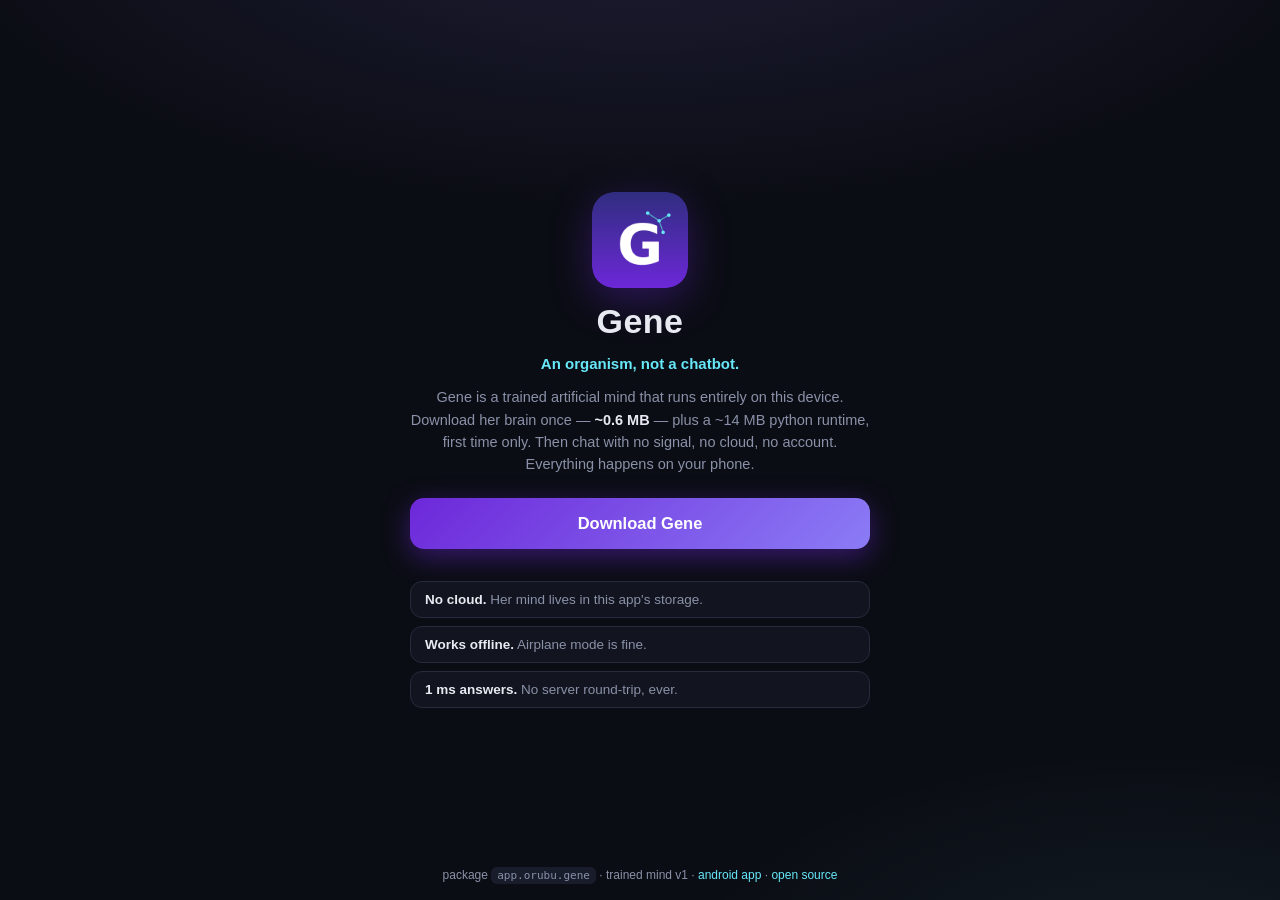
<file: index.html>
<!DOCTYPE html>
<html lang="en">
<head>
<meta charset="UTF-8">
<meta name="viewport" content="width=device-width, initial-scale=1, viewport-fit=cover">
<title>Gene — an organism on your phone</title>
<meta name="description" content="Gene is an on-device artificial organism. Download her mind once, chat forever. No cloud, no account, no API.">
<meta name="theme-color" content="#0b0d14">
<link rel="manifest" href="manifest.webmanifest">
<link rel="icon" href="icons/icon-192.png">
<link rel="apple-touch-icon" href="icons/icon-192.png">
<meta name="apple-mobile-web-app-capable" content="yes">
<meta name="mobile-web-app-capable" content="yes">
<meta name="apple-mobile-web-app-status-bar-style" content="black-translucent">
<meta name="apple-mobile-web-app-title" content="Gene">
<link rel="stylesheet" href="app.css">
</head>
<body>

<!-- ============ LANDING ============ -->
<section id="landing" class="view">
  <div class="landing-card">
    <img src="icons/icon-512.png" alt="" class="hero-icon">
    <h1>Gene</h1>
    <p class="tagline">An organism, not a chatbot.</p>
    <p class="sub">Gene is a trained artificial mind that runs entirely on this device.
    Download her brain once — <b id="bundle-size">~0.6 MB</b> — plus a ~14 MB python
    runtime, first time only. Then chat with no signal, no cloud, no account.
    Everything happens on your phone.</p>

    <button id="btn-download" class="btn-primary">
      <span class="btn-label">Download Gene</span>
    </button>

    <div id="dl-progress" class="progress hidden">
      <div class="progress-track"><div id="dl-bar" class="progress-bar"></div></div>
      <div id="dl-status" class="progress-status">preparing…</div>
    </div>

    <div id="boot-status" class="boot-status hidden">
      <div class="spinner"></div><span id="boot-label">waking her up…</span>
    </div>

    <ul class="facts">
      <li><b>No cloud.</b> Her mind lives in this app's storage.</li>
      <li><b>Works offline.</b> Airplane mode is fine.</li>
      <li><b>1 ms answers.</b> No server round-trip, ever.</li>
    </ul>
  </div>
  <footer class="landing-foot">package <code>app.orubu.gene</code> · trained mind v1 ·
    <a href="https://github.com/orubus-dev/gene-app/releases/latest" target="_blank" rel="noopener">android app</a> ·
    <a href="https://github.com/orubus-dev/Gene" target="_blank" rel="noopener">open source</a></footer>
</section>

<!-- ============ CHAT ============ -->
<section id="chat" class="view hidden">
  <header class="topbar">
    <img src="icons/icon-192.png" alt="" class="topbar-icon">
    <div class="topbar-id">
      <span class="topbar-name">Gene</span>
      <span id="topbar-mood" class="topbar-mood">waking…</span>
    </div>
    <button id="btn-brain" class="btn-ghost" aria-label="brain panel">🧠</button>
  </header>

  <main id="messages" class="messages"></main>

  <div class="suggestions" id="suggestions">
    <button class="chip">what can you do?</button>
    <button class="chip">what is the symbol of gold?</button>
    <button class="chip">react hydrogen and oxygen</button>
    <button class="chip">solve eq_ke for v with e=50 m=1</button>
    <button class="chip">what do you remember?</button>
    <button class="chip">show me a brain scan</button>
  </div>

  <footer class="inputbar">
    <input id="input" type="text" placeholder="Say something to Gene…" autocomplete="off"
           enterkeyhint="send">
    <button id="btn-send" class="btn-send" aria-label="send">
      <svg viewBox="0 0 24 24" width="22" height="22" fill="currentColor">
        <path d="M2 21l21-9L2 3v7l15 2-15 2z"></path>
      </svg>
    </button>
  </footer>
</section>

<!-- ============ BRAIN SHEET ============ -->
<div id="brain-sheet" class="sheet-backdrop hidden">
  <div class="sheet">
    <div class="sheet-head">
      <span>Her brain, live</span>
      <button id="btn-brain-close" class="btn-ghost" aria-label="close">✕</button>
    </div>
    <pre id="brain-body" class="brain-body">…</pre>
  </div>
</div>

<script src="app.js"></script>
</body>
</html>
</file>
<file: app.css>
/* Gene app — dark, calm, on-device. */
:root {
  --bg: #0b0d14;
  --bg-soft: #12151f;
  --bg-raise: #191d2b;
  --line: #262b3d;
  --text: #e8eaf2;
  --text-dim: #8a91a8;
  --accent: #8b7cf6;       /* violet */
  --accent-2: #67e8f9;     /* cyan   */
  --bubble-her: #1c2136;
  --bubble-you: #3d3180;
  --radius: 16px;
}

* { box-sizing: border-box; margin: 0; padding: 0; }
html, body { height: 100%; }
body {
  background: var(--bg);
  color: var(--text);
  font-family: -apple-system, BlinkMacSystemFont, "Segoe UI", Roboto, Inter,
    "Helvetica Neue", Arial, sans-serif;
  -webkit-font-smoothing: antialiased;
  overscroll-behavior: none;
}
.hidden { display: none !important; }
.view { height: 100dvh; display: flex; flex-direction: column; }

/* ---------- landing ---------- */
#landing {
  align-items: center; justify-content: center;
  padding: 24px; position: relative;
  background:
    radial-gradient(1200px 500px at 50% -10%, rgba(139,124,246,.14), transparent 60%),
    radial-gradient(800px 400px at 90% 110%, rgba(103,232,249,.07), transparent 60%);
}
.landing-card {
  max-width: 420px; width: 100%; text-align: center;
  display: flex; flex-direction: column; align-items: center; gap: 14px;
}
.hero-icon { width: 96px; height: 96px; border-radius: 22px;
  box-shadow: 0 12px 40px rgba(109,40,217,.35); }
#landing h1 { font-size: 34px; letter-spacing: .5px; }
.tagline { color: var(--accent-2); font-weight: 600; font-size: 15px; }
.sub { color: var(--text-dim); font-size: 14.5px; line-height: 1.55; }
.sub b { color: var(--text); }

.btn-primary {
  margin-top: 8px; width: 100%; padding: 16px 20px;
  border: 0; border-radius: 14px; cursor: pointer;
  font-size: 16.5px; font-weight: 700; color: #fff;
  background: linear-gradient(135deg, #6d28d9, #8b7cf6);
  box-shadow: 0 8px 28px rgba(109,40,217,.45);
  transition: transform .12s ease, filter .12s ease;
}
.btn-primary:active { transform: scale(.98); filter: brightness(1.08); }
.btn-primary:disabled { opacity: .55; cursor: default; }

.progress { width: 100%; margin-top: 4px; }
.progress-track { height: 8px; border-radius: 4px; background: var(--bg-raise);
  overflow: hidden; }
.progress-bar { height: 100%; width: 0%;
  background: linear-gradient(90deg, var(--accent), var(--accent-2));
  transition: width .2s ease; }
.progress-status, .boot-status span { font-size: 13px; color: var(--text-dim); }
.progress-status { margin-top: 8px; text-align: center; }

.boot-status { display: flex; align-items: center; gap: 10px; margin-top: 4px; }
.spinner { width: 16px; height: 16px; border-radius: 50%;
  border: 2px solid var(--line); border-top-color: var(--accent-2);
  animation: spin .8s linear infinite; }
@keyframes spin { to { transform: rotate(360deg); } }

.facts { list-style: none; margin-top: 18px; width: 100%;
  display: flex; flex-direction: column; gap: 8px; }
.facts li { font-size: 13.5px; color: var(--text-dim);
  background: var(--bg-soft); border: 1px solid var(--line);
  border-radius: 12px; padding: 10px 14px; text-align: left; }
.facts b { color: var(--text); }
.landing-foot { position: absolute; bottom: 18px; font-size: 12px;
  color: var(--text-dim); }
.landing-foot a { color: var(--accent-2); text-decoration: none; }
.landing-foot code { background: var(--bg-raise); padding: 2px 6px;
  border-radius: 6px; font-size: 11px; }

/* ---------- chat ---------- */
.topbar {
  display: flex; align-items: center; gap: 12px;
  padding: calc(env(safe-area-inset-top, 0px) + 12px) 16px 12px;
  background: var(--bg-soft); border-bottom: 1px solid var(--line);
}
.topbar-icon { width: 36px; height: 36px; border-radius: 10px; }
.topbar-id { display: flex; flex-direction: column; flex: 1; min-width: 0; }
.topbar-name { font-weight: 700; font-size: 16px; }
.topbar-mood { font-size: 12px; color: var(--accent-2); white-space: nowrap;
  overflow: hidden; text-overflow: ellipsis; }
.btn-ghost { background: transparent; border: 0; color: var(--text-dim);
  font-size: 18px; cursor: pointer; padding: 6px 10px; border-radius: 10px; }
.btn-ghost:active { background: var(--bg-raise); }

.messages { flex: 1; overflow-y: auto; padding: 16px 14px;
  display: flex; flex-direction: column; gap: 10px;
  -webkit-overflow-scrolling: touch; }
.msg { max-width: 86%; padding: 11px 14px; border-radius: var(--radius);
  font-size: 15px; line-height: 1.5; white-space: pre-wrap;
  word-wrap: break-word; animation: rise .18s ease; }
@keyframes rise { from { opacity: 0; transform: translateY(6px); } }
.msg.her { align-self: flex-start; background: var(--bubble-her);
  border: 1px solid var(--line); border-bottom-left-radius: 5px; }
.msg.you { align-self: flex-end; background: var(--bubble-you);
  border-bottom-right-radius: 5px; }
.msg.sys { align-self: center; background: transparent; color: var(--text-dim);
  font-size: 12.5px; padding: 2px; }
.msg.typing span { display: inline-block; width: 6px; height: 6px;
  border-radius: 50%; background: var(--text-dim); margin-right: 4px;
  animation: blink 1s infinite; }
.msg.typing span:nth-child(2) { animation-delay: .2s; }
.msg.typing span:nth-child(3) { animation-delay: .4s; }
@keyframes blink { 0%,80%,100% { opacity: .25; } 40% { opacity: 1; } }
.msg pre { font-family: ui-monospace, SFMono-Regular, Menlo, monospace;
  font-size: 11px; line-height: 1.25; overflow-x: auto; color: var(--accent-2); }

.suggestions { display: flex; gap: 8px; padding: 10px 14px 4px;
  overflow-x: auto; scrollbar-width: none; }
.suggestions::-webkit-scrollbar { display: none; }
.chip { flex: 0 0 auto; background: var(--bg-soft); border: 1px solid var(--line);
  color: var(--text-dim); font-size: 12.5px; padding: 8px 13px;
  border-radius: 999px; cursor: pointer; }
.chip:active { color: var(--text); border-color: var(--accent); }

.inputbar { display: flex; gap: 10px; padding: 10px 14px
  calc(env(safe-area-inset-bottom, 0px) + 12px);
  background: var(--bg-soft); border-top: 1px solid var(--line); }
#input { flex: 1; background: var(--bg-raise); border: 1px solid var(--line);
  border-radius: 999px; padding: 13px 18px; font-size: 15.5px;
  color: var(--text); outline: none; }
#input:focus { border-color: var(--accent); }
.btn-send { width: 48px; height: 48px; border: 0; border-radius: 50%;
  background: linear-gradient(135deg, #6d28d9, #8b7cf6); color: #fff;
  cursor: pointer; display: flex; align-items: center; justify-content: center; }
.btn-send:disabled { opacity: .4; }
.btn-send:active { transform: scale(.94); }

/* ---------- brain sheet ---------- */
.sheet-backdrop { position: fixed; inset: 0; background: rgba(0,0,0,.55);
  display: flex; align-items: flex-end; z-index: 50; }
.sheet { width: 100%; max-height: 80dvh; background: var(--bg-soft);
  border-radius: 20px 20px 0 0; border-top: 1px solid var(--line);
  padding: 16px; animation: slide-up .2s ease; display: flex;
  flex-direction: column; gap: 12px; }
@keyframes slide-up { from { transform: translateY(40px); opacity: 0; } }
.sheet-head { display: flex; justify-content: space-between; align-items: center;
  font-weight: 700; }
.brain-body { font-family: ui-monospace, SFMono-Regular, Menlo, monospace;
  font-size: 11.5px; line-height: 1.45; color: var(--accent-2);
  overflow: auto; white-space: pre; padding-bottom: env(safe-area-inset-bottom, 0px); }

@media (min-width: 560px) {
  #landing .landing-card { max-width: 460px; }
  .sheet { max-width: 480px; margin: 0 auto; }
  .sheet-backdrop { justify-content: center; align-items: center; }
  .sheet { border-radius: 20px; }
}
</file>
